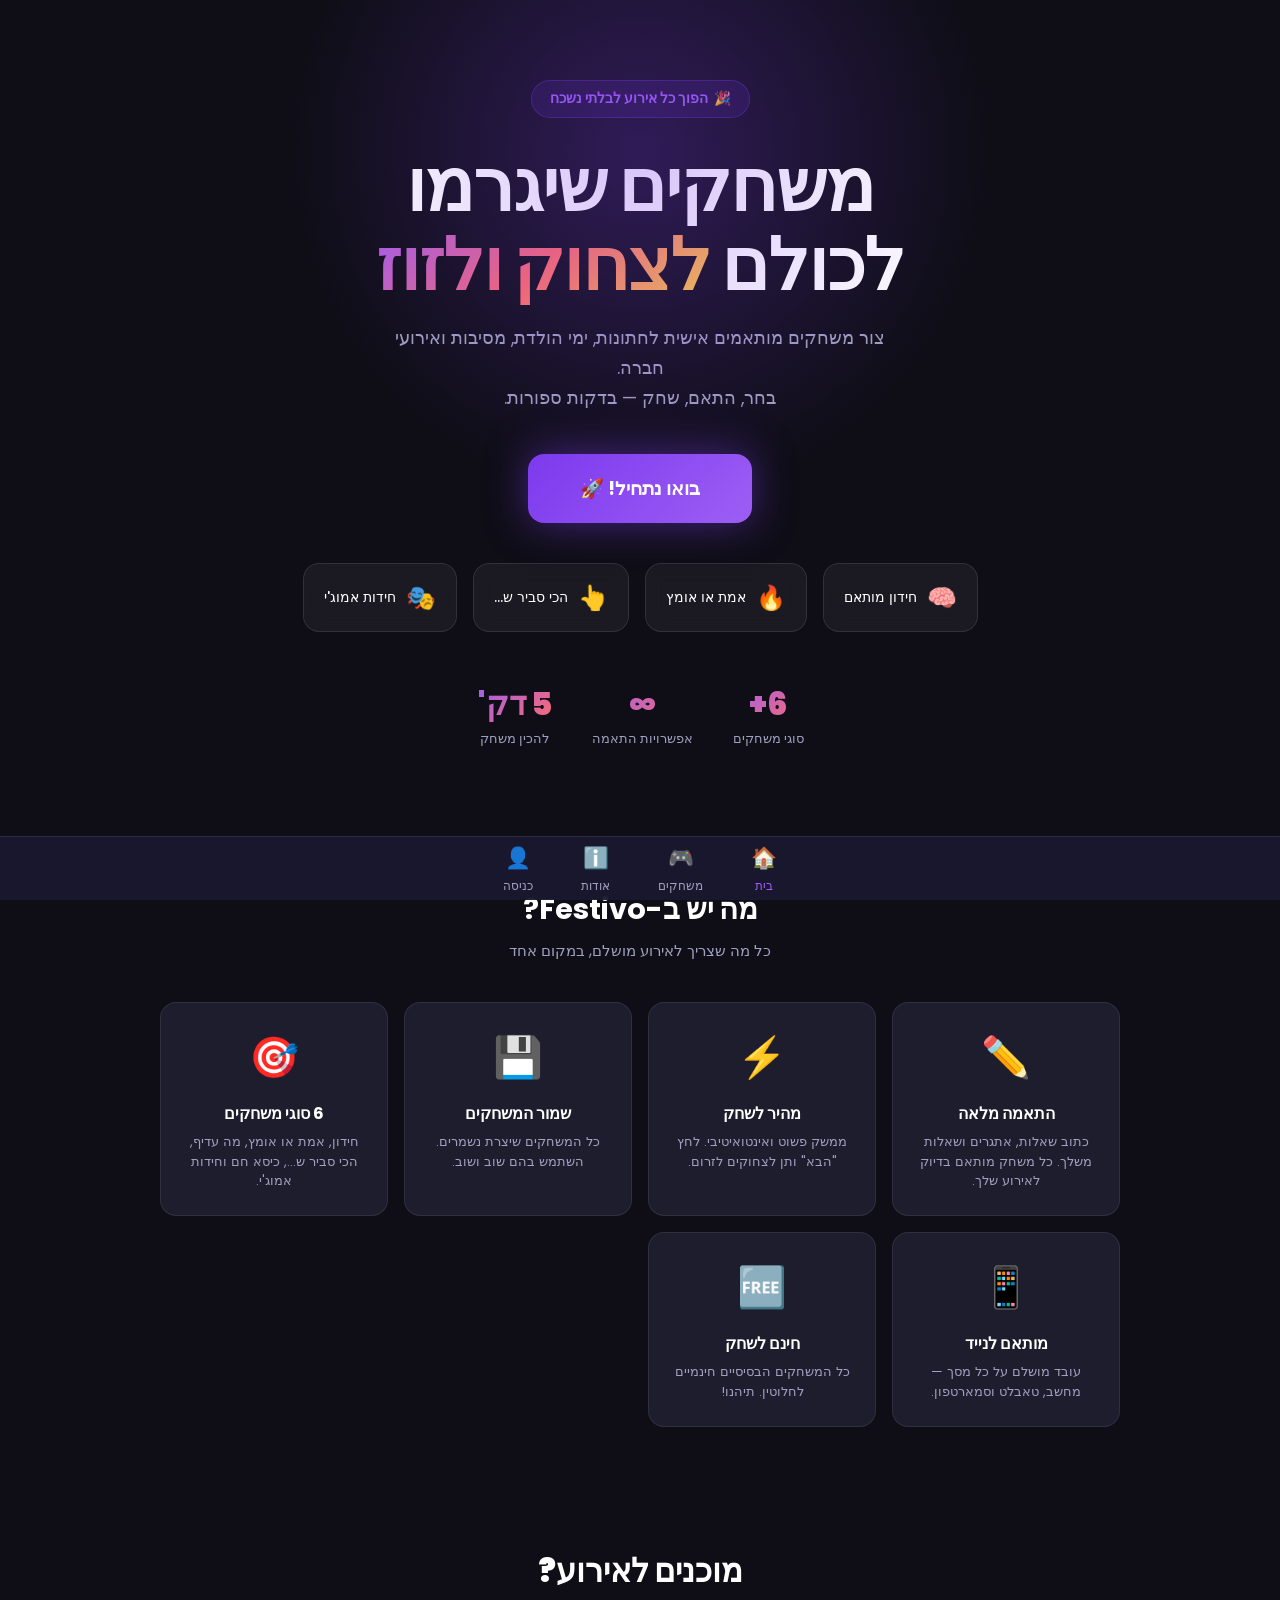
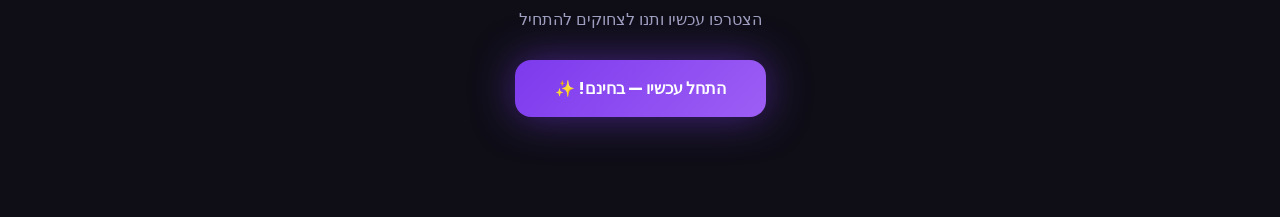
<file: index.html>
<!DOCTYPE html>
<html lang="he" dir="rtl">
<head>
  <meta charset="UTF-8" />
  <meta name="viewport" content="width=device-width, initial-scale=1.0" />
  <title>Festivo - משחקים לאירועים</title>
  <link rel="stylesheet" href="css/style.css" />
  <style>
    /* Floating particles */
    .particles { position: fixed; inset: 0; pointer-events: none; z-index: 0; overflow: hidden; }
    .particle {
      position: absolute;
      border-radius: 50%;
      opacity: 0.15;
      animation: float-particle linear infinite;
    }
    @keyframes float-particle {
      0% { transform: translateY(100vh) rotate(0deg); opacity: 0; }
      10% { opacity: 0.15; }
      90% { opacity: 0.15; }
      100% { transform: translateY(-100px) rotate(720deg); opacity: 0; }
    }
    .hero-visual {
      margin-top: 40px;
      display: flex;
      gap: 16px;
      flex-wrap: wrap;
      justify-content: center;
    }
    .mini-card {
      background: rgba(255,255,255,0.05);
      border: 1px solid rgba(255,255,255,0.1);
      border-radius: 16px;
      padding: 16px 20px;
      display: flex;
      align-items: center;
      gap: 10px;
      font-size: 0.85rem;
      font-weight: 500;
      backdrop-filter: blur(10px);
      animation: float-card 3s ease-in-out infinite;
    }
    .mini-card:nth-child(2) { animation-delay: 0.5s; }
    .mini-card:nth-child(3) { animation-delay: 1s; }
    .mini-card:nth-child(4) { animation-delay: 1.5s; }
    @keyframes float-card {
      0%, 100% { transform: translateY(0); }
      50% { transform: translateY(-6px); }
    }
    .mini-card .mc-icon { font-size: 1.5rem; }

    .scroll-hint {
      position: absolute;
      bottom: 90px;
      left: 50%;
      transform: translateX(-50%);
      color: var(--text-muted);
      font-size: 0.8rem;
      display: flex;
      flex-direction: column;
      align-items: center;
      gap: 6px;
      animation: bounce 2s infinite;
    }
    @keyframes bounce {
      0%, 100% { transform: translateX(-50%) translateY(0); }
      50% { transform: translateX(-50%) translateY(6px); }
    }

    .stats-row {
      display: flex;
      justify-content: center;
      gap: 40px;
      margin-top: 48px;
      flex-wrap: wrap;
    }
    .stat-item { text-align: center; }
    .stat-num {
      font-size: 2rem;
      font-weight: 900;
      background: linear-gradient(135deg, var(--purple-light), var(--coral));
      -webkit-background-clip: text;
      -webkit-text-fill-color: transparent;
      background-clip: text;
    }
    .stat-label { font-size: 0.8rem; color: var(--text-muted); margin-top: 2px; }
  </style>
</head>
<body>
  <!-- Floating particles -->
  <div class="particles" id="particles"></div>

  <div class="landing-page">
    <!-- Hero -->
    <section class="hero" style="padding-bottom: 80px;">
      <div class="hero-glow"></div>

      <div class="hero-badge fade-in">
        🎉 &nbsp;הפוך כל אירוע לבלתי נשכח
      </div>

      <h1 class="fade-in" style="animation-delay:0.1s">
        משחקים שיגרמו<br />
        לכולם <span class="gradient-text">לצחוק ולזוז</span>
      </h1>

      <p class="fade-in" style="animation-delay:0.2s">
        צור משחקים מותאמים אישית לחתונות, ימי הולדת, מסיבות ואירועי חברה.<br />
        בחר, התאם, שחק — בדקות ספורות.
      </p>

      <a href="login.html" class="hero-btn fade-in" style="animation-delay:0.3s">
        בואו נתחיל! 🚀
      </a>

      <!-- Floating mini cards -->
      <div class="hero-visual fade-in" style="animation-delay:0.4s">
        <div class="mini-card">
          <span class="mc-icon">🧠</span>
          <span>חידון מותאם</span>
        </div>
        <div class="mini-card">
          <span class="mc-icon">🔥</span>
          <span>אמת או אומץ</span>
        </div>
        <div class="mini-card">
          <span class="mc-icon">👆</span>
          <span>הכי סביר ש...</span>
        </div>
        <div class="mini-card">
          <span class="mc-icon">🎭</span>
          <span>חידות אמוג'י</span>
        </div>
      </div>

      <!-- Stats -->
      <div class="stats-row fade-in" style="animation-delay:0.5s">
        <div class="stat-item">
          <div class="stat-num">6+</div>
          <div class="stat-label">סוגי משחקים</div>
        </div>
        <div class="stat-item">
          <div class="stat-num">∞</div>
          <div class="stat-label">אפשרויות התאמה</div>
        </div>
        <div class="stat-item">
          <div class="stat-num">5 דק'</div>
          <div class="stat-label">להכין משחק</div>
        </div>
      </div>
    </section>

    <!-- Features -->
    <section class="features" style="padding-bottom: 80px;">
      <h2 class="section-title">מה יש ב-Festivo?</h2>
      <p class="section-subtitle">כל מה שצריך לאירוע מושלם, במקום אחד</p>
      <div class="features-grid">
        <div class="feature-card">
          <span class="feature-icon">✏️</span>
          <h3>התאמה מלאה</h3>
          <p>כתוב שאלות, אתגרים ושאלות משלך. כל משחק מותאם בדיוק לאירוע שלך.</p>
        </div>
        <div class="feature-card">
          <span class="feature-icon">⚡</span>
          <h3>מהיר לשחק</h3>
          <p>ממשק פשוט ואינטואיטיבי. לחץ "הבא" ותן לצחוקים לזרום.</p>
        </div>
        <div class="feature-card">
          <span class="feature-icon">💾</span>
          <h3>שמור המשחקים</h3>
          <p>כל המשחקים שיצרת נשמרים. השתמש בהם שוב ושוב.</p>
        </div>
        <div class="feature-card">
          <span class="feature-icon">🎯</span>
          <h3>6 סוגי משחקים</h3>
          <p>חידון, אמת או אומץ, מה עדיף, הכי סביר ש..., כיסא חם וחידות אמוג'י.</p>
        </div>
        <div class="feature-card">
          <span class="feature-icon">📱</span>
          <h3>מותאם לנייד</h3>
          <p>עובד מושלם על כל מסך — מחשב, טאבלט וסמארטפון.</p>
        </div>
        <div class="feature-card">
          <span class="feature-icon">🆓</span>
          <h3>חינם לשחק</h3>
          <p>כל המשחקים הבסיסיים חינמיים לחלוטין. תיהנו!</p>
        </div>
      </div>
    </section>

    <!-- CTA -->
    <section style="text-align:center; padding: 40px 20px 100px; position:relative; z-index:1;">
      <h2 style="font-size:2rem; font-weight:900; margin-bottom:12px;">מוכנים לאירוע?</h2>
      <p style="color:var(--text-muted); margin-bottom:28px;">הצטרפו עכשיו ותנו לצחוקים להתחיל</p>
      <a href="login.html" class="hero-btn" style="font-size:1rem; padding:16px 40px; animation:none;">
        התחל עכשיו — בחינם! ✨
      </a>
    </section>
  </div>

  <!-- Bottom Nav -->
  <nav class="bottom-nav">
    <a href="index.html" class="nav-item active">
      <span class="nav-icon">🏠</span>
      <span>בית</span>
    </a>
    <a href="#features" class="nav-item" onclick="document.querySelector('.features').scrollIntoView({behavior:'smooth'}); return false;">
      <span class="nav-icon">🎮</span>
      <span>משחקים</span>
    </a>
    <a href="#" class="nav-item">
      <span class="nav-icon">ℹ️</span>
      <span>אודות</span>
    </a>
    <a href="login.html" class="nav-item">
      <span class="nav-icon">👤</span>
      <span>כניסה</span>
    </a>
  </nav>

  <script>
    // Generate floating particles
    const container = document.getElementById('particles');
    const colors = ['#7c3aed', '#ff6b6b', '#ffd93d', '#6bcb77', '#4ecdc4'];
    for (let i = 0; i < 20; i++) {
      const p = document.createElement('div');
      p.className = 'particle';
      const size = Math.random() * 20 + 5;
      p.style.cssText = `
        width: ${size}px; height: ${size}px;
        left: ${Math.random() * 100}%;
        background: ${colors[Math.floor(Math.random() * colors.length)]};
        animation-duration: ${Math.random() * 15 + 10}s;
        animation-delay: ${Math.random() * -15}s;
      `;
      container.appendChild(p);
    }
  </script>
</body>
</html>
</file>
<file: css/style.css>
/* ===== FESTIVO - GLOBAL STYLES ===== */
@import url('https://fonts.googleapis.com/css2?family=Poppins:wght@300;400;500;600;700;800;900&display=swap');

:root {
  --bg: #0f0e17;
  --bg2: #1a1930;
  --card: #1e1d2e;
  --card2: #252440;
  --purple: #7c3aed;
  --purple-light: #9d5ef5;
  --purple-dark: #5b21b6;
  --coral: #ff6b6b;
  --gold: #ffd93d;
  --green: #6bcb77;
  --teal: #4ecdc4;
  --text: #ffffff;
  --text-muted: #a0a0c0;
  --border: rgba(255,255,255,0.08);
  --shadow: 0 8px 32px rgba(124,58,237,0.25);
  --radius: 16px;
  --radius-sm: 10px;
}

* { margin: 0; padding: 0; box-sizing: border-box; }

html { scroll-behavior: smooth; }

body {
  font-family: 'Poppins', sans-serif;
  background: var(--bg);
  color: var(--text);
  min-height: 100vh;
  direction: rtl;
  overflow-x: hidden;
}

/* ===== SCROLLBAR ===== */
::-webkit-scrollbar { width: 6px; }
::-webkit-scrollbar-track { background: var(--bg2); }
::-webkit-scrollbar-thumb { background: var(--purple); border-radius: 3px; }

/* ===== BUTTONS ===== */
.btn {
  display: inline-flex;
  align-items: center;
  justify-content: center;
  gap: 8px;
  padding: 14px 28px;
  border-radius: 12px;
  font-family: 'Poppins', sans-serif;
  font-weight: 600;
  font-size: 1rem;
  cursor: pointer;
  border: none;
  transition: all 0.25s ease;
  text-decoration: none;
  white-space: nowrap;
}

.btn-primary {
  background: linear-gradient(135deg, var(--purple), var(--purple-light));
  color: white;
  box-shadow: 0 4px 20px rgba(124,58,237,0.4);
}
.btn-primary:hover {
  transform: translateY(-2px);
  box-shadow: 0 8px 30px rgba(124,58,237,0.6);
}

.btn-coral {
  background: linear-gradient(135deg, var(--coral), #ff8e8e);
  color: white;
  box-shadow: 0 4px 20px rgba(255,107,107,0.4);
}
.btn-coral:hover {
  transform: translateY(-2px);
  box-shadow: 0 8px 30px rgba(255,107,107,0.6);
}

.btn-outline {
  background: transparent;
  color: var(--text);
  border: 2px solid var(--border);
}
.btn-outline:hover {
  border-color: var(--purple);
  background: rgba(124,58,237,0.1);
}

.btn-ghost {
  background: rgba(255,255,255,0.05);
  color: var(--text);
  border: 1px solid var(--border);
}
.btn-ghost:hover {
  background: rgba(255,255,255,0.1);
}

.btn-google {
  background: white;
  color: #333;
  border: 1px solid #ddd;
  font-weight: 500;
}
.btn-google:hover {
  background: #f5f5f5;
  box-shadow: 0 4px 15px rgba(0,0,0,0.15);
}
.btn-google img { width: 20px; height: 20px; }

.btn-lg { padding: 18px 40px; font-size: 1.15rem; border-radius: 14px; }
.btn-sm { padding: 8px 16px; font-size: 0.85rem; border-radius: 8px; }
.btn-full { width: 100%; }

.btn-icon {
  width: 40px; height: 40px;
  padding: 0;
  border-radius: 10px;
  background: rgba(255,255,255,0.05);
  border: 1px solid var(--border);
  color: var(--text-muted);
  cursor: pointer;
  display: inline-flex;
  align-items: center;
  justify-content: center;
  transition: all 0.2s;
}
.btn-icon:hover { color: var(--text); background: rgba(255,255,255,0.1); }

/* ===== INPUTS ===== */
.input-group {
  display: flex;
  flex-direction: column;
  gap: 6px;
  margin-bottom: 16px;
}
.input-group label {
  font-size: 0.9rem;
  font-weight: 500;
  color: var(--text-muted);
}
.input-group input,
.input-group textarea,
.input-group select {
  background: rgba(255,255,255,0.05);
  border: 1.5px solid var(--border);
  border-radius: 10px;
  color: var(--text);
  font-family: 'Poppins', sans-serif;
  font-size: 0.95rem;
  padding: 12px 16px;
  transition: border-color 0.2s, box-shadow 0.2s;
  outline: none;
  direction: rtl;
}
.input-group input:focus,
.input-group textarea:focus,
.input-group select:focus {
  border-color: var(--purple);
  box-shadow: 0 0 0 3px rgba(124,58,237,0.15);
}
.input-group textarea { resize: vertical; min-height: 80px; }
.input-group select { cursor: pointer; }
.input-group select option { background: var(--card); }

/* ===== CARDS ===== */
.card {
  background: var(--card);
  border: 1px solid var(--border);
  border-radius: var(--radius);
  padding: 24px;
}

/* ===== BADGE ===== */
.badge {
  display: inline-block;
  padding: 4px 12px;
  border-radius: 20px;
  font-size: 0.75rem;
  font-weight: 600;
  text-transform: uppercase;
  letter-spacing: 0.5px;
}
.badge-purple { background: rgba(124,58,237,0.2); color: var(--purple-light); }
.badge-coral { background: rgba(255,107,107,0.2); color: var(--coral); }
.badge-gold { background: rgba(255,217,61,0.2); color: var(--gold); }
.badge-green { background: rgba(107,203,119,0.2); color: var(--green); }
.badge-teal { background: rgba(78,205,196,0.2); color: var(--teal); }

/* ===== HEADER / NAV ===== */
.app-header {
  position: fixed;
  top: 0; left: 0; right: 0;
  z-index: 100;
  padding: 0 24px;
  height: 64px;
  display: flex;
  align-items: center;
  justify-content: space-between;
  background: rgba(15,14,23,0.85);
  backdrop-filter: blur(12px);
  border-bottom: 1px solid var(--border);
}
.logo {
  font-size: 1.5rem;
  font-weight: 800;
  background: linear-gradient(135deg, var(--purple-light), var(--coral));
  -webkit-background-clip: text;
  -webkit-text-fill-color: transparent;
  background-clip: text;
  text-decoration: none;
}
.header-actions { display: flex; align-items: center; gap: 12px; }
.user-pill {
  display: flex;
  align-items: center;
  gap: 8px;
  background: rgba(255,255,255,0.05);
  border: 1px solid var(--border);
  border-radius: 20px;
  padding: 6px 14px;
  font-size: 0.9rem;
  font-weight: 500;
}
.user-pill .avatar {
  width: 26px; height: 26px;
  border-radius: 50%;
  background: linear-gradient(135deg, var(--purple), var(--coral));
  display: flex; align-items: center; justify-content: center;
  font-size: 0.75rem; font-weight: 700;
}

/* ===== PAGE WRAPPER ===== */
.page-wrapper {
  min-height: 100vh;
  padding-top: 80px;
  padding-bottom: 40px;
}
.container {
  max-width: 900px;
  margin: 0 auto;
  padding: 0 20px;
}
.container-sm {
  max-width: 480px;
  margin: 0 auto;
  padding: 0 20px;
}
.container-lg {
  max-width: 1100px;
  margin: 0 auto;
  padding: 0 20px;
}

/* ===== AUTH PAGES ===== */
.auth-page {
  min-height: 100vh;
  display: flex;
  align-items: center;
  justify-content: center;
  padding: 20px;
  background: radial-gradient(ellipse at top, #1a1040 0%, var(--bg) 60%);
}
.auth-card {
  background: var(--card);
  border: 1px solid var(--border);
  border-radius: 20px;
  padding: 40px;
  width: 100%;
  max-width: 420px;
  box-shadow: 0 20px 60px rgba(0,0,0,0.4);
}
.auth-card .logo { display: block; text-align: center; font-size: 2rem; margin-bottom: 8px; }
.auth-card .auth-subtitle {
  text-align: center;
  color: var(--text-muted);
  font-size: 0.9rem;
  margin-bottom: 32px;
}
.divider {
  display: flex;
  align-items: center;
  gap: 12px;
  margin: 20px 0;
  color: var(--text-muted);
  font-size: 0.85rem;
}
.divider::before, .divider::after {
  content: '';
  flex: 1;
  height: 1px;
  background: var(--border);
}
.auth-footer {
  text-align: center;
  margin-top: 20px;
  font-size: 0.9rem;
  color: var(--text-muted);
}
.auth-footer a { color: var(--purple-light); font-weight: 600; text-decoration: none; }
.auth-footer a:hover { text-decoration: underline; }
.error-msg {
  background: rgba(255,107,107,0.1);
  border: 1px solid rgba(255,107,107,0.3);
  border-radius: 8px;
  color: var(--coral);
  font-size: 0.875rem;
  padding: 10px 14px;
  margin-bottom: 16px;
  display: none;
}
.error-msg.show { display: block; }

/* ===== LANDING ===== */
.landing-page {
  min-height: 100vh;
  display: flex;
  flex-direction: column;
  background: var(--bg);
  overflow: hidden;
  position: relative;
}
.hero {
  flex: 1;
  display: flex;
  flex-direction: column;
  align-items: center;
  justify-content: center;
  text-align: center;
  padding: 80px 20px 120px;
  position: relative;
  z-index: 1;
}
.hero-glow {
  position: absolute;
  top: -200px; left: 50%;
  transform: translateX(-50%);
  width: 700px; height: 700px;
  border-radius: 50%;
  background: radial-gradient(circle, rgba(124,58,237,0.3) 0%, transparent 70%);
  pointer-events: none;
}
.hero-badge {
  display: inline-flex;
  align-items: center;
  gap: 8px;
  padding: 8px 18px;
  border-radius: 20px;
  background: rgba(124,58,237,0.15);
  border: 1px solid rgba(124,58,237,0.3);
  color: var(--purple-light);
  font-size: 0.85rem;
  font-weight: 600;
  margin-bottom: 28px;
}
.hero h1 {
  font-size: clamp(2.5rem, 6vw, 4.5rem);
  font-weight: 900;
  line-height: 1.1;
  margin-bottom: 20px;
  letter-spacing: -1px;
}
.hero h1 .gradient-text {
  background: linear-gradient(135deg, var(--purple-light), var(--coral), var(--gold));
  -webkit-background-clip: text;
  -webkit-text-fill-color: transparent;
  background-clip: text;
}
.hero p {
  font-size: 1.1rem;
  color: var(--text-muted);
  max-width: 500px;
  line-height: 1.7;
  margin-bottom: 40px;
}
.hero-btn {
  font-size: 1.2rem;
  padding: 20px 52px;
  border-radius: 16px;
  background: linear-gradient(135deg, var(--purple), var(--purple-light));
  color: white;
  font-weight: 700;
  border: none;
  cursor: pointer;
  box-shadow: 0 0 40px rgba(124,58,237,0.5);
  transition: all 0.3s ease;
  animation: pulse-glow 2s infinite;
  text-decoration: none;
  display: inline-block;
}
.hero-btn:hover {
  transform: translateY(-3px) scale(1.03);
  box-shadow: 0 0 60px rgba(124,58,237,0.7);
  animation: none;
}

@keyframes pulse-glow {
  0%, 100% { box-shadow: 0 0 30px rgba(124,58,237,0.4); }
  50% { box-shadow: 0 0 55px rgba(124,58,237,0.7); }
}

/* Features section */
.features {
  padding: 60px 20px 40px;
  max-width: 1000px;
  margin: 0 auto;
  width: 100%;
}
.section-title {
  text-align: center;
  font-size: 1.8rem;
  font-weight: 700;
  margin-bottom: 8px;
}
.section-subtitle {
  text-align: center;
  color: var(--text-muted);
  margin-bottom: 40px;
  font-size: 0.95rem;
}
.features-grid {
  display: grid;
  grid-template-columns: repeat(auto-fit, minmax(200px, 1fr));
  gap: 16px;
}
.feature-card {
  background: var(--card);
  border: 1px solid var(--border);
  border-radius: var(--radius);
  padding: 24px;
  text-align: center;
  transition: transform 0.2s, border-color 0.2s;
}
.feature-card:hover {
  transform: translateY(-4px);
  border-color: var(--purple);
}
.feature-icon {
  font-size: 2.5rem;
  margin-bottom: 14px;
  display: block;
}
.feature-card h3 { font-size: 1rem; font-weight: 700; margin-bottom: 6px; }
.feature-card p { font-size: 0.82rem; color: var(--text-muted); line-height: 1.5; }

/* Bottom nav bar */
.bottom-nav {
  position: fixed;
  bottom: 0; left: 0; right: 0;
  z-index: 100;
  height: 64px;
  display: flex;
  align-items: center;
  justify-content: center;
  gap: 8px;
  background: rgba(26,25,48,0.9);
  backdrop-filter: blur(12px);
  border-top: 1px solid var(--border);
  padding: 0 20px;
}
.nav-item {
  display: flex;
  flex-direction: column;
  align-items: center;
  gap: 4px;
  padding: 8px 20px;
  border-radius: 10px;
  text-decoration: none;
  color: var(--text-muted);
  font-size: 0.75rem;
  font-weight: 500;
  transition: all 0.2s;
}
.nav-item:hover { color: var(--text); background: rgba(255,255,255,0.05); }
.nav-item.active { color: var(--purple-light); }
.nav-item .nav-icon { font-size: 1.3rem; }

/* ===== DASHBOARD ===== */
.dashboard-header {
  padding: 32px 0 24px;
  border-bottom: 1px solid var(--border);
  margin-bottom: 32px;
}
.dashboard-header h1 {
  font-size: 1.8rem;
  font-weight: 800;
}
.dashboard-header p {
  color: var(--text-muted);
  font-size: 0.95rem;
  margin-top: 4px;
}
.games-grid {
  display: grid;
  grid-template-columns: repeat(auto-fill, minmax(260px, 1fr));
  gap: 16px;
}
.new-game-btn {
  background: linear-gradient(135deg, rgba(124,58,237,0.15), rgba(255,107,107,0.08));
  border: 2px dashed rgba(124,58,237,0.4);
  border-radius: var(--radius);
  padding: 32px 20px;
  display: flex;
  flex-direction: column;
  align-items: center;
  justify-content: center;
  gap: 12px;
  cursor: pointer;
  transition: all 0.3s ease;
  text-decoration: none;
  color: var(--text);
  min-height: 160px;
}
.new-game-btn:hover {
  border-color: var(--purple);
  background: rgba(124,58,237,0.15);
  transform: scale(1.03);
  box-shadow: 0 8px 30px rgba(124,58,237,0.2);
}
.new-game-btn .plus-icon {
  width: 56px; height: 56px;
  border-radius: 50%;
  background: linear-gradient(135deg, var(--purple), var(--coral));
  display: flex; align-items: center; justify-content: center;
  font-size: 1.8rem;
  font-weight: 300;
  color: white;
  transition: transform 0.3s;
}
.new-game-btn:hover .plus-icon { transform: scale(1.1) rotate(90deg); }
.new-game-btn span { font-size: 0.95rem; font-weight: 600; color: var(--text-muted); }

.game-card-item {
  background: var(--card);
  border: 1px solid var(--border);
  border-radius: var(--radius);
  padding: 20px;
  transition: all 0.2s;
  cursor: pointer;
  text-decoration: none;
  color: var(--text);
  display: block;
}
.game-card-item:hover {
  border-color: rgba(124,58,237,0.4);
  box-shadow: 0 4px 20px rgba(0,0,0,0.2);
  transform: translateY(-2px);
}
.game-card-item .game-type-icon {
  font-size: 2rem;
  margin-bottom: 12px;
  display: block;
}
.game-card-item h3 { font-size: 1rem; font-weight: 700; margin-bottom: 4px; }
.game-card-item .game-meta {
  font-size: 0.8rem;
  color: var(--text-muted);
  margin-top: 8px;
}
.game-card-actions {
  display: flex;
  gap: 6px;
  margin-top: 14px;
}

/* Empty state */
.empty-state {
  text-align: center;
  padding: 60px 20px;
  grid-column: 1/-1;
}
.empty-state .empty-icon { font-size: 4rem; margin-bottom: 16px; }
.empty-state h3 { font-size: 1.3rem; font-weight: 700; margin-bottom: 8px; }
.empty-state p { color: var(--text-muted); margin-bottom: 24px; }

/* ===== CREATE PAGE (GAME SELECTION) ===== */
.create-header { padding: 32px 0 24px; text-align: center; }
.create-header h1 { font-size: 2rem; font-weight: 800; margin-bottom: 8px; }
.create-header p { color: var(--text-muted); }
.game-types-grid {
  display: grid;
  grid-template-columns: repeat(auto-fill, minmax(280px, 1fr));
  gap: 20px;
}
.game-type-card {
  background: var(--card);
  border: 1.5px solid var(--border);
  border-radius: var(--radius);
  padding: 28px;
  cursor: pointer;
  transition: all 0.25s ease;
  text-decoration: none;
  color: var(--text);
  display: block;
  position: relative;
  overflow: hidden;
}
.game-type-card::before {
  content: '';
  position: absolute;
  inset: 0;
  background: linear-gradient(135deg, var(--gcolor, var(--purple)) 0%, transparent 60%);
  opacity: 0;
  transition: opacity 0.3s;
}
.game-type-card:hover {
  border-color: var(--gcolor, var(--purple));
  transform: translateY(-4px);
  box-shadow: 0 8px 30px rgba(0,0,0,0.3);
}
.game-type-card:hover::before { opacity: 0.08; }
.game-type-card .gt-icon { font-size: 3rem; margin-bottom: 16px; position: relative; z-index: 1; }
.game-type-card h3 { font-size: 1.2rem; font-weight: 700; margin-bottom: 8px; position: relative; z-index: 1; }
.game-type-card p { font-size: 0.85rem; color: var(--text-muted); line-height: 1.5; position: relative; z-index: 1; }
.game-type-card .gt-badge { margin-top: 12px; position: relative; z-index: 1; }

/* ===== CUSTOMIZE PAGE ===== */
.customize-header { padding: 32px 0 24px; }
.customize-header .back-btn {
  display: inline-flex;
  align-items: center;
  gap: 6px;
  color: var(--text-muted);
  text-decoration: none;
  font-size: 0.9rem;
  margin-bottom: 16px;
  transition: color 0.2s;
}
.customize-header .back-btn:hover { color: var(--text); }
.customize-header h1 { font-size: 1.8rem; font-weight: 800; margin-bottom: 4px; }
.customize-header p { color: var(--text-muted); font-size: 0.9rem; }

.section-card {
  background: var(--card);
  border: 1px solid var(--border);
  border-radius: var(--radius);
  padding: 24px;
  margin-bottom: 20px;
}
.section-card h2 {
  font-size: 1rem;
  font-weight: 700;
  margin-bottom: 16px;
  display: flex;
  align-items: center;
  gap: 8px;
}

/* Questions list */
.questions-list { display: flex; flex-direction: column; gap: 12px; }
.question-item {
  background: rgba(255,255,255,0.03);
  border: 1px solid var(--border);
  border-radius: 12px;
  padding: 16px;
}
.question-item-header {
  display: flex;
  justify-content: space-between;
  align-items: center;
  margin-bottom: 12px;
}
.question-num { font-weight: 700; color: var(--purple-light); font-size: 0.85rem; }
.options-grid {
  display: grid;
  grid-template-columns: 1fr 1fr;
  gap: 8px;
  margin-top: 8px;
}
.option-item {
  display: flex;
  align-items: center;
  gap: 8px;
  background: rgba(255,255,255,0.03);
  border: 1px solid var(--border);
  border-radius: 8px;
  padding: 8px 10px;
}
.option-item input[type="radio"] { cursor: pointer; accent-color: var(--purple); }
.option-item input[type="text"] {
  flex: 1;
  background: none;
  border: none;
  color: var(--text);
  font-size: 0.85rem;
  font-family: 'Poppins', sans-serif;
  outline: none;
  direction: rtl;
}
.correct-label { font-size: 0.75rem; color: var(--green); }

.add-item-btn {
  display: flex;
  align-items: center;
  gap: 8px;
  padding: 12px;
  background: rgba(124,58,237,0.08);
  border: 1.5px dashed rgba(124,58,237,0.3);
  border-radius: 10px;
  color: var(--purple-light);
  font-size: 0.9rem;
  font-weight: 600;
  cursor: pointer;
  transition: all 0.2s;
  width: 100%;
  justify-content: center;
  font-family: 'Poppins', sans-serif;
}
.add-item-btn:hover {
  background: rgba(124,58,237,0.15);
  border-color: var(--purple);
}

/* Dilemma pair */
.dilemma-item {
  background: rgba(255,255,255,0.03);
  border: 1px solid var(--border);
  border-radius: 12px;
  padding: 16px;
  display: grid;
  grid-template-columns: 1fr auto 1fr;
  gap: 12px;
  align-items: center;
  margin-bottom: 10px;
}
.vs-badge {
  background: var(--card2);
  border: 1px solid var(--border);
  border-radius: 50%;
  width: 32px; height: 32px;
  display: flex; align-items: center; justify-content: center;
  font-size: 0.7rem;
  font-weight: 700;
  color: var(--text-muted);
  flex-shrink: 0;
}

/* ===== PLAY PAGE ===== */
.play-page {
  min-height: 100vh;
  background: var(--bg);
  display: flex;
  flex-direction: column;
}
.play-header {
  display: flex;
  align-items: center;
  justify-content: space-between;
  padding: 16px 24px;
  border-bottom: 1px solid var(--border);
}
.play-header h2 { font-size: 1rem; font-weight: 700; }
.progress-bar-wrap {
  flex: 1;
  height: 6px;
  background: rgba(255,255,255,0.1);
  border-radius: 3px;
  margin: 0 20px;
  overflow: hidden;
}
.progress-bar-fill {
  height: 100%;
  background: linear-gradient(90deg, var(--purple), var(--coral));
  border-radius: 3px;
  transition: width 0.4s ease;
}
.play-content {
  flex: 1;
  display: flex;
  flex-direction: column;
  align-items: center;
  justify-content: center;
  padding: 32px 20px;
  max-width: 700px;
  margin: 0 auto;
  width: 100%;
}

/* Question card */
.question-card {
  background: var(--card);
  border: 1px solid var(--border);
  border-radius: 20px;
  padding: 36px;
  text-align: center;
  width: 100%;
  max-width: 600px;
}
.question-num-label {
  font-size: 0.8rem;
  font-weight: 600;
  color: var(--purple-light);
  text-transform: uppercase;
  letter-spacing: 1px;
  margin-bottom: 16px;
}
.question-text {
  font-size: 1.4rem;
  font-weight: 700;
  margin-bottom: 28px;
  line-height: 1.4;
}
.answer-options {
  display: grid;
  grid-template-columns: 1fr 1fr;
  gap: 12px;
  margin-bottom: 24px;
}
.answer-btn {
  background: rgba(255,255,255,0.04);
  border: 1.5px solid var(--border);
  border-radius: 12px;
  padding: 16px;
  color: var(--text);
  font-family: 'Poppins', sans-serif;
  font-size: 0.95rem;
  cursor: pointer;
  transition: all 0.2s;
  text-align: center;
}
.answer-btn:hover {
  border-color: var(--purple);
  background: rgba(124,58,237,0.1);
}
.answer-btn.correct {
  border-color: var(--green);
  background: rgba(107,203,119,0.15);
  color: var(--green);
}
.answer-btn.wrong {
  border-color: var(--coral);
  background: rgba(255,107,107,0.15);
  color: var(--coral);
}

/* Timer bar */
.timer-bar-wrap {
  width: 100%;
  height: 8px;
  background: rgba(255,255,255,0.08);
  border-radius: 4px;
  overflow: hidden;
  margin-bottom: 20px;
}
.timer-bar-fill {
  height: 100%;
  background: linear-gradient(90deg, var(--green), var(--gold), var(--coral));
  border-radius: 4px;
  transition: width 1s linear;
}

/* Card flip for hot seat / truth-dare */
.flip-card {
  width: 100%;
  max-width: 500px;
  perspective: 1000px;
  cursor: pointer;
}
.flip-card-inner {
  position: relative;
  width: 100%;
  height: 280px;
  transform-style: preserve-3d;
  transition: transform 0.6s;
}
.flip-card.flipped .flip-card-inner { transform: rotateY(180deg); }
.flip-front, .flip-back {
  position: absolute;
  inset: 0;
  backface-visibility: hidden;
  border-radius: 20px;
  display: flex;
  flex-direction: column;
  align-items: center;
  justify-content: center;
  padding: 32px;
  text-align: center;
}
.flip-front {
  background: linear-gradient(135deg, var(--purple-dark), var(--purple));
  border: 1px solid rgba(157,94,245,0.3);
}
.flip-back {
  background: linear-gradient(135deg, #1e3a5f, #2d5a8e);
  border: 1px solid rgba(78,205,196,0.3);
  transform: rotateY(180deg);
}
.flip-front .flip-label {
  font-size: 0.8rem;
  font-weight: 600;
  text-transform: uppercase;
  letter-spacing: 1.5px;
  color: rgba(255,255,255,0.6);
  margin-bottom: 16px;
}
.flip-front .flip-hint { font-size: 3rem; margin-bottom: 12px; }
.flip-front .flip-tap { font-size: 0.85rem; color: rgba(255,255,255,0.5); margin-top: 16px; }
.flip-back .flip-content { font-size: 1.3rem; font-weight: 700; line-height: 1.4; }

/* Would you rather */
.wyr-card {
  width: 100%;
  max-width: 600px;
}
.wyr-options {
  display: grid;
  grid-template-columns: 1fr auto 1fr;
  gap: 12px;
  align-items: stretch;
  margin-bottom: 20px;
}
.wyr-option {
  background: rgba(255,255,255,0.04);
  border: 2px solid var(--border);
  border-radius: 16px;
  padding: 24px 20px;
  text-align: center;
  font-size: 1.05rem;
  font-weight: 600;
  cursor: pointer;
  transition: all 0.25s;
  line-height: 1.4;
}
.wyr-option:hover {
  border-color: var(--purple);
  background: rgba(124,58,237,0.12);
  transform: scale(1.02);
}
.wyr-option.selected-a { border-color: var(--purple); background: rgba(124,58,237,0.15); }
.wyr-option.selected-b { border-color: var(--coral); background: rgba(255,107,107,0.15); }
.wyr-vs {
  display: flex; align-items: center; justify-content: center;
  font-size: 0.9rem; font-weight: 800; color: var(--gold);
  background: rgba(255,217,61,0.1);
  border: 1px solid rgba(255,217,61,0.2);
  border-radius: 50%;
  width: 44px; height: 44px;
  flex-shrink: 0;
  align-self: center;
}

/* Most likely to */
.mlt-card {
  background: var(--card);
  border: 1px solid var(--border);
  border-radius: 20px;
  padding: 40px;
  text-align: center;
  width: 100%;
  max-width: 600px;
}
.mlt-label {
  font-size: 0.85rem;
  color: var(--gold);
  font-weight: 600;
  text-transform: uppercase;
  letter-spacing: 1px;
  margin-bottom: 20px;
}
.mlt-question { font-size: 1.6rem; font-weight: 800; line-height: 1.3; }

/* Emoji riddle */
.emoji-riddle-card {
  background: var(--card);
  border: 1px solid var(--border);
  border-radius: 20px;
  padding: 40px;
  text-align: center;
  width: 100%;
  max-width: 600px;
}
.emoji-display { font-size: 4rem; letter-spacing: 8px; margin-bottom: 28px; }
.reveal-btn {
  background: rgba(255,255,255,0.05);
  border: 1.5px solid var(--border);
  border-radius: 10px;
  color: var(--text-muted);
  font-family: 'Poppins', sans-serif;
  font-size: 0.9rem;
  padding: 10px 24px;
  cursor: pointer;
  transition: all 0.2s;
}
.reveal-btn:hover { border-color: var(--teal); color: var(--teal); }
.answer-reveal {
  margin-top: 16px;
  padding: 16px;
  background: rgba(78,205,196,0.1);
  border: 1px solid rgba(78,205,196,0.3);
  border-radius: 12px;
  color: var(--teal);
  font-weight: 700;
  font-size: 1.2rem;
  display: none;
}
.answer-reveal.show { display: block; }

/* Game End */
.game-end {
  text-align: center;
  padding: 40px 20px;
  max-width: 500px;
  margin: 0 auto;
}
.confetti-emoji { font-size: 4rem; margin-bottom: 16px; display: block; }
.game-end h2 { font-size: 2rem; font-weight: 900; margin-bottom: 8px; }
.game-end p { color: var(--text-muted); margin-bottom: 32px; }
.end-actions { display: flex; gap: 12px; justify-content: center; flex-wrap: wrap; }

/* ===== MY GAMES PAGE ===== */
.my-games-list { display: flex; flex-direction: column; gap: 12px; }
.my-game-row {
  background: var(--card);
  border: 1px solid var(--border);
  border-radius: var(--radius);
  padding: 18px 20px;
  display: flex;
  align-items: center;
  gap: 16px;
  transition: border-color 0.2s;
}
.my-game-row:hover { border-color: rgba(124,58,237,0.3); }
.my-game-icon {
  font-size: 2rem;
  flex-shrink: 0;
  width: 52px; height: 52px;
  background: rgba(255,255,255,0.04);
  border-radius: 12px;
  display: flex; align-items: center; justify-content: center;
}
.my-game-info { flex: 1; }
.my-game-info h3 { font-size: 1rem; font-weight: 700; margin-bottom: 4px; }
.my-game-info span { font-size: 0.8rem; color: var(--text-muted); }
.my-game-actions { display: flex; gap: 8px; }

/* ===== CONFETTI ===== */
.confetti-container {
  position: fixed;
  inset: 0;
  pointer-events: none;
  z-index: 1000;
  overflow: hidden;
}
.confetti-piece {
  position: absolute;
  width: 10px; height: 10px;
  top: -20px;
  animation: confetti-fall linear forwards;
  border-radius: 2px;
}
@keyframes confetti-fall {
  to { transform: translateY(110vh) rotate(720deg); opacity: 0; }
}

/* ===== ANIMATIONS ===== */
.fade-in { animation: fadeIn 0.4s ease; }
@keyframes fadeIn { from { opacity: 0; transform: translateY(12px); } to { opacity: 1; transform: translateY(0); } }

.slide-up { animation: slideUp 0.5s ease; }
@keyframes slideUp { from { opacity: 0; transform: translateY(30px); } to { opacity: 1; transform: translateY(0); } }

/* ===== RESPONSIVE ===== */
@media (max-width: 600px) {
  .auth-card { padding: 28px 20px; }
  .answer-options { grid-template-columns: 1fr; }
  .wyr-options { grid-template-columns: 1fr; }
  .wyr-vs { display: none; }
  .game-types-grid { grid-template-columns: 1fr; }
  .hero h1 { font-size: 2rem; }
  .options-grid { grid-template-columns: 1fr; }
}
</file>
